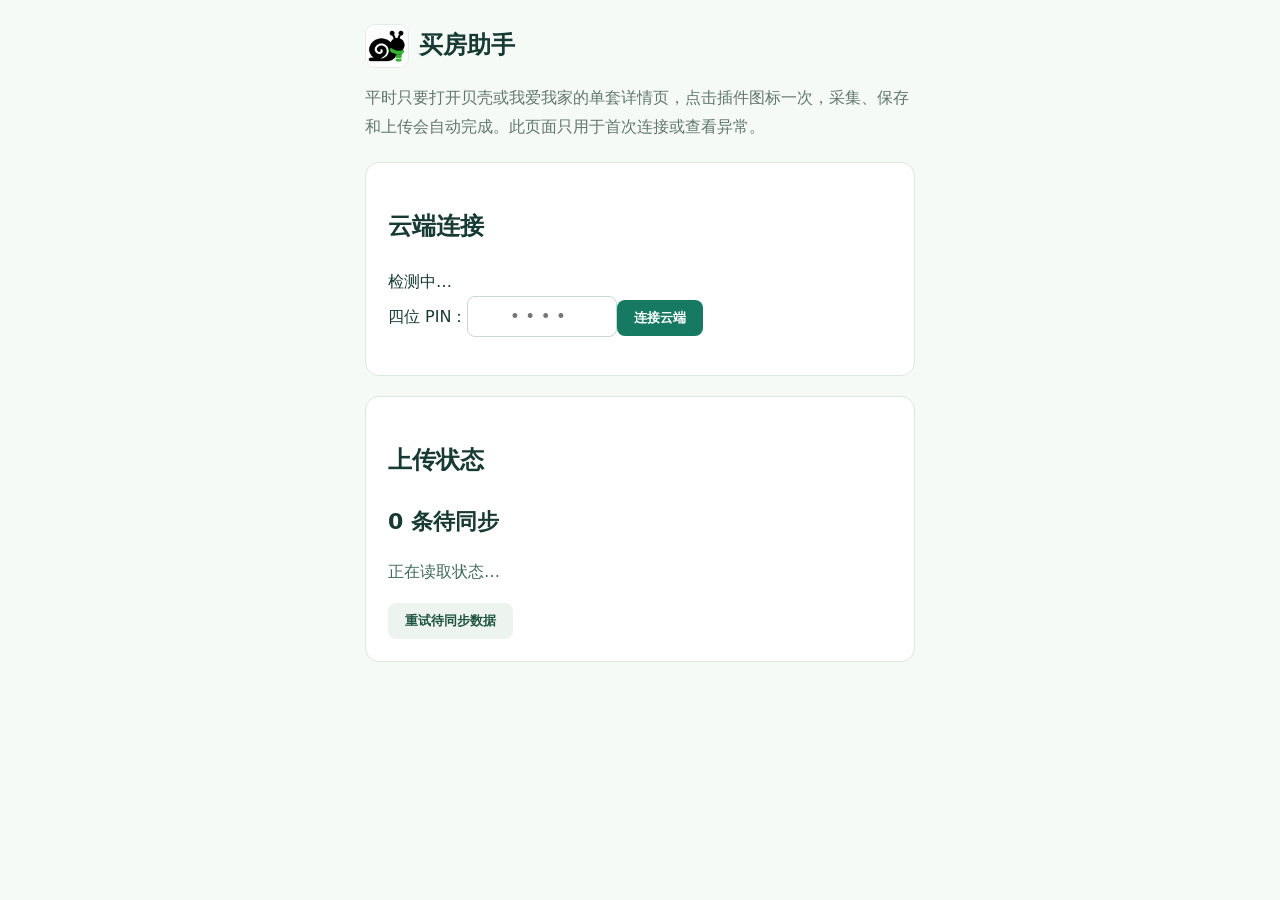
<file: extension/options.html>
<!doctype html><html lang="zh-CN"><head><meta charset="utf-8"><title>买房助手 · 云端状态</title><style>body{font-family:system-ui,'Microsoft Yahei',sans-serif;margin:24px auto;max-width:550px;padding:0 18px;color:#173b33;line-height:1.8;background:#f6faf7}.box{background:white;border-radius:14px;padding:22px;margin:20px 0;border:1px solid #dce8e0}button{border:0;border-radius:8px;background:#167a63;color:white;padding:9px 17px;font-weight:650;cursor:pointer}button.secondary{background:#edf4ef;color:#205442}input{font-size:18px;width:130px;padding:9px;border-radius:8px;border:1px solid #c9d8cf;letter-spacing:.5em;text-align:center}h1{font-size:24px;margin-bottom:7px;display:flex;align-items:center;gap:10px}.brand-logo{width:42px;height:42px;object-fit:contain;border-radius:10px;background:#fff;border:1px solid #e5ece8;flex:none}p{color:#60776a}.num{font-size:22px;font-weight:800}#message{color:#9b4437}#status{word-break:break-word;color:#406b5b}</style></head><body>
<h1><img class="brand-logo" src="icons/icon128.png" alt="">买房助手</h1><p>平时只要打开贝壳或我爱我家的单套详情页，点击插件图标一次，采集、保存和上传会自动完成。此页面只用于首次连接或查看异常。</p>
<div class="box"><h2>云端连接</h2><div id="authState">检测中…</div><div id="pinArea"><label for="pin">四位 PIN：</label><input id="pin" type="password" maxlength="4" inputmode="numeric" autocomplete="off" placeholder="••••"><button id="login">连接云端</button></div><p id="message"></p></div>
<div class="box"><h2>上传状态</h2><div class="num" id="count">0 条待同步</div><p id="status">正在读取状态…</p><p id="last"></p><button class="secondary" id="retry">重试待同步数据</button></div>
<script src="options.js"></script></body></html>
</file>
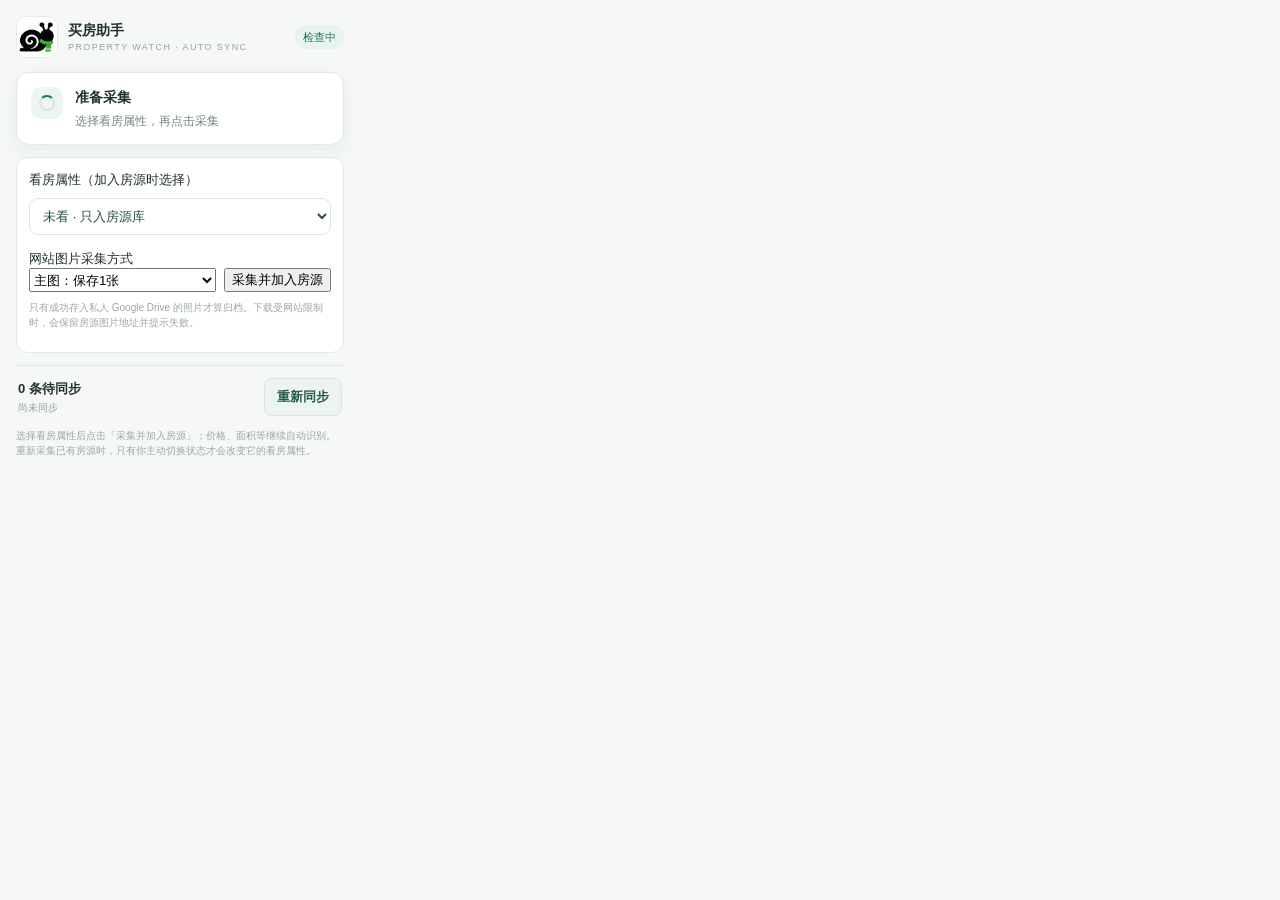
<file: extension/popup.html>
<!doctype html>
<html lang="zh-CN">
<head>
<meta charset="utf-8">
<meta name="viewport" content="width=device-width,initial-scale=1">
<title>买房助手</title>
<link rel="stylesheet" href="popup.css">
</head>
<body>
<header class="header">
 <img class="brand-mark" src="icons/icon128.png" alt="">
 <div><strong>买房助手</strong><small>PROPERTY WATCH · AUTO SYNC</small></div>
 <span id="connection" class="connection">检查中</span>
</header>
<section class="status-card" id="statusCard" data-phase="idle">
 <div class="status-icon" id="statusIcon"><span class="spinner"></span></div>
 <div class="status-copy"><strong id="statusTitle">准备采集</strong><p id="statusMessage">选择看房属性，再点击采集</p></div>
</section>
<section class="listing" id="listing" hidden>
 <div class="listing-label">本次采集房源</div>
 <strong id="listingTitle">—</strong>
 <div class="listing-meta" id="listingMeta"></div>
 <a id="listingLink" href="#" target="_blank" rel="noopener">打开原始房源 ↗</a>
</section>
<section class="listing">
 <label for="visitStatus">看房属性（加入房源时选择）</label>
 <select id="visitStatus" style="display:block;width:100%;margin:8px 0 14px;padding:9px;border:1px solid #dce9e2;border-radius:9px;background:#fff;color:#28513f">
   <option value="未看">未看 · 只入房源库</option>
   <option value="看房">看房 · 进入待看列表</option>
   <option value="看过">看过 · 进入历史时间轴</option>
 </select>
 <label for="imageCount">网站图片采集方式</label>
 <div class="auth-row">
   <select id="imageCount" style="flex:1;min-width:0">
     <option value="1">主图：保存1张</option>
     <option value="8">相册：最多保存8张</option>
   </select>
   <button id="recapture" class="secondary">采集并加入房源</button>
 </div>
 <p class="hint">只有成功存入私人 Google Drive 的照片才算归档。下载受网站限制时，会保留房源图片地址并提示失败。</p>
</section>
<section class="auth" id="auth" hidden>
 <label for="pin">首次使用或登录过期时，输入四位 PIN</label>
 <div class="auth-row"><input id="pin" type="password" inputmode="numeric" maxlength="4" placeholder="四位 PIN" autocomplete="off"><button id="login">连接并同步</button></div>
 <p id="authMessage"></p>
</section>
<footer class="footer">
 <div><strong id="queueCount">0 条待同步</strong><small id="lastSynced">尚未同步</small></div>
 <button class="secondary" id="retry">重新同步</button>
</footer>
<div class="hint">选择看房属性后点击「采集并加入房源」；价格、面积等继续自动识别。重新采集已有房源时，只有你主动切换状态才会改变它的看房属性。</div>
<script src="popup.js"></script>
</body>
</html>
</file>
<file: extension/popup.css>
*{box-sizing:border-box}body{width:360px;margin:0;padding:16px;background:#f5f8f6;color:#21312d;font:13px/1.5 -apple-system,BlinkMacSystemFont,"Segoe UI","PingFang SC","Microsoft YaHei",sans-serif}.header{display:flex;align-items:center;gap:10px;margin-bottom:14px}.brand-mark{width:42px;height:42px;object-fit:contain;border-radius:10px;background:#fff;border:1px solid #e5ece8;flex:none}.header strong{display:block;font-size:14px}.header small{display:block;color:#91a39d;font-size:9px;letter-spacing:1.4px}.connection{margin-left:auto;border-radius:20px;background:#e7f4ee;color:#24735c;padding:4px 8px;font-size:11px}.status-card{display:flex;gap:12px;align-items:flex-start;background:#fff;border:1px solid #e1eae5;border-radius:13px;padding:14px;box-shadow:0 5px 18px #173c3010}.status-icon{width:32px;height:32px;border-radius:10px;background:#edf5f1;color:#167a63;display:grid;place-items:center;font-size:18px;flex:none}.status-copy strong{font-size:14px}.status-copy p{margin:4px 0 0;color:#758780;font-size:12px}.spinner{width:16px;height:16px;border:2px solid #d9e7e0;border-top-color:#167a63;border-radius:50%;display:block;animation:spin .8s linear infinite}@keyframes spin{to{transform:rotate(360deg)}}.status-card[data-phase=synced] .status-icon{background:#e5f5ee}.status-card[data-phase=error] .status-icon,.status-card[data-phase=offline] .status-icon{background:#fff0ed;color:#c34e43}.listing{margin-top:12px;padding:12px;background:#fff;border:1px solid #e1eae5;border-radius:12px}.listing-label{color:#91a39d;font-size:10px;margin-bottom:4px}.listing>strong{display:block;font-size:13px}.listing-meta{color:#70827b;margin:5px 0;font-size:12px}.listing a{color:#167a63;text-decoration:none;font-size:11px}.auth{margin-top:12px;padding:12px;background:#fff;border:1px solid #e1eae5;border-radius:12px}.auth label{display:block;color:#687b74;font-size:12px;margin-bottom:8px}.auth-row{display:flex;gap:8px}.auth input{min-width:0;flex:1;border:1px solid #cfddd6;border-radius:8px;padding:9px;font-size:14px;letter-spacing:3px}.auth button,.footer button{border:0;border-radius:8px;background:#167a63;color:#fff;font-weight:650;padding:9px 12px;cursor:pointer}.auth p{color:#b64c41;font-size:11px;margin:7px 0 0}.footer{display:flex;align-items:center;justify-content:space-between;margin-top:12px;padding:12px 2px 4px;border-top:1px solid #e1e9e5}.footer strong,.footer small{display:block}.footer small{color:#91a09a;font-size:10px;margin-top:2px}.footer button.secondary{background:#edf4ef;color:#285b4a;border:1px solid #d9e6df}.hint{font-size:10px;color:#9aa8a2;margin-top:8px}
</file>
